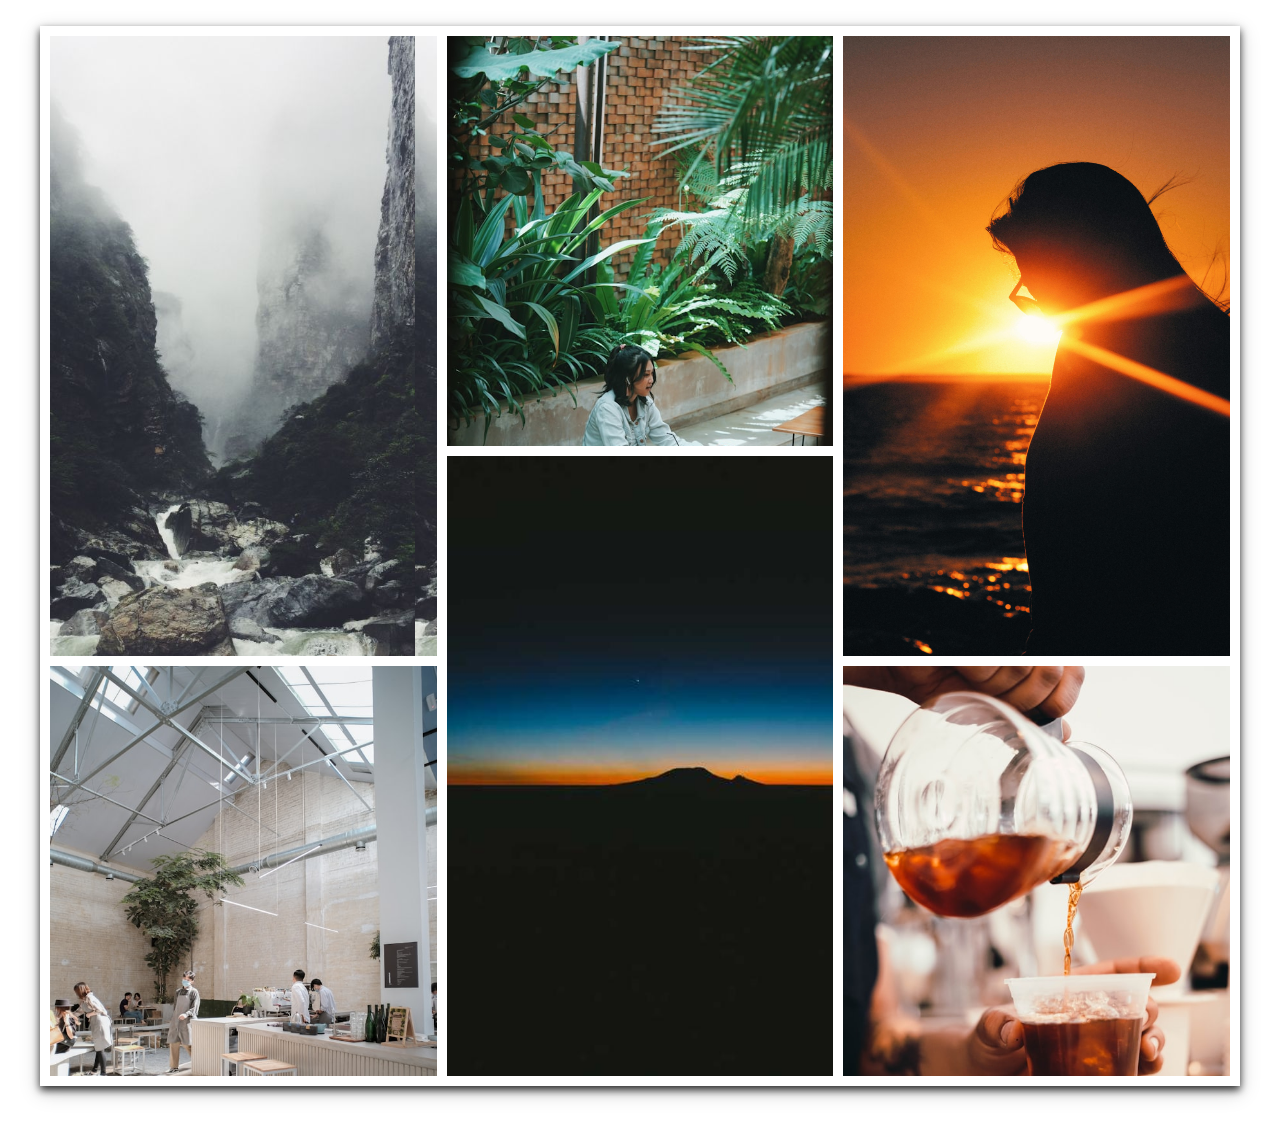
<file: index.html>
<!DOCTYPE html>
<html lang="en">
<head>
    <meta charset="UTF-8">
    <meta name="viewport" content="width=device-width, initial-scale=1.0">
    <title>image grid</title>
    <link rel="stylesheet" href="style.css">
</head>
<body>
    <div class="parent">
        <div class="item-1"></div>
        <div class="item-2"></div>
        <div class="item-3"></div>
        <div class="item-4"></div>
        <div class="item-5"></div>
        <div class="item-6"></div>
    </div>
</body>
</html>
</file>
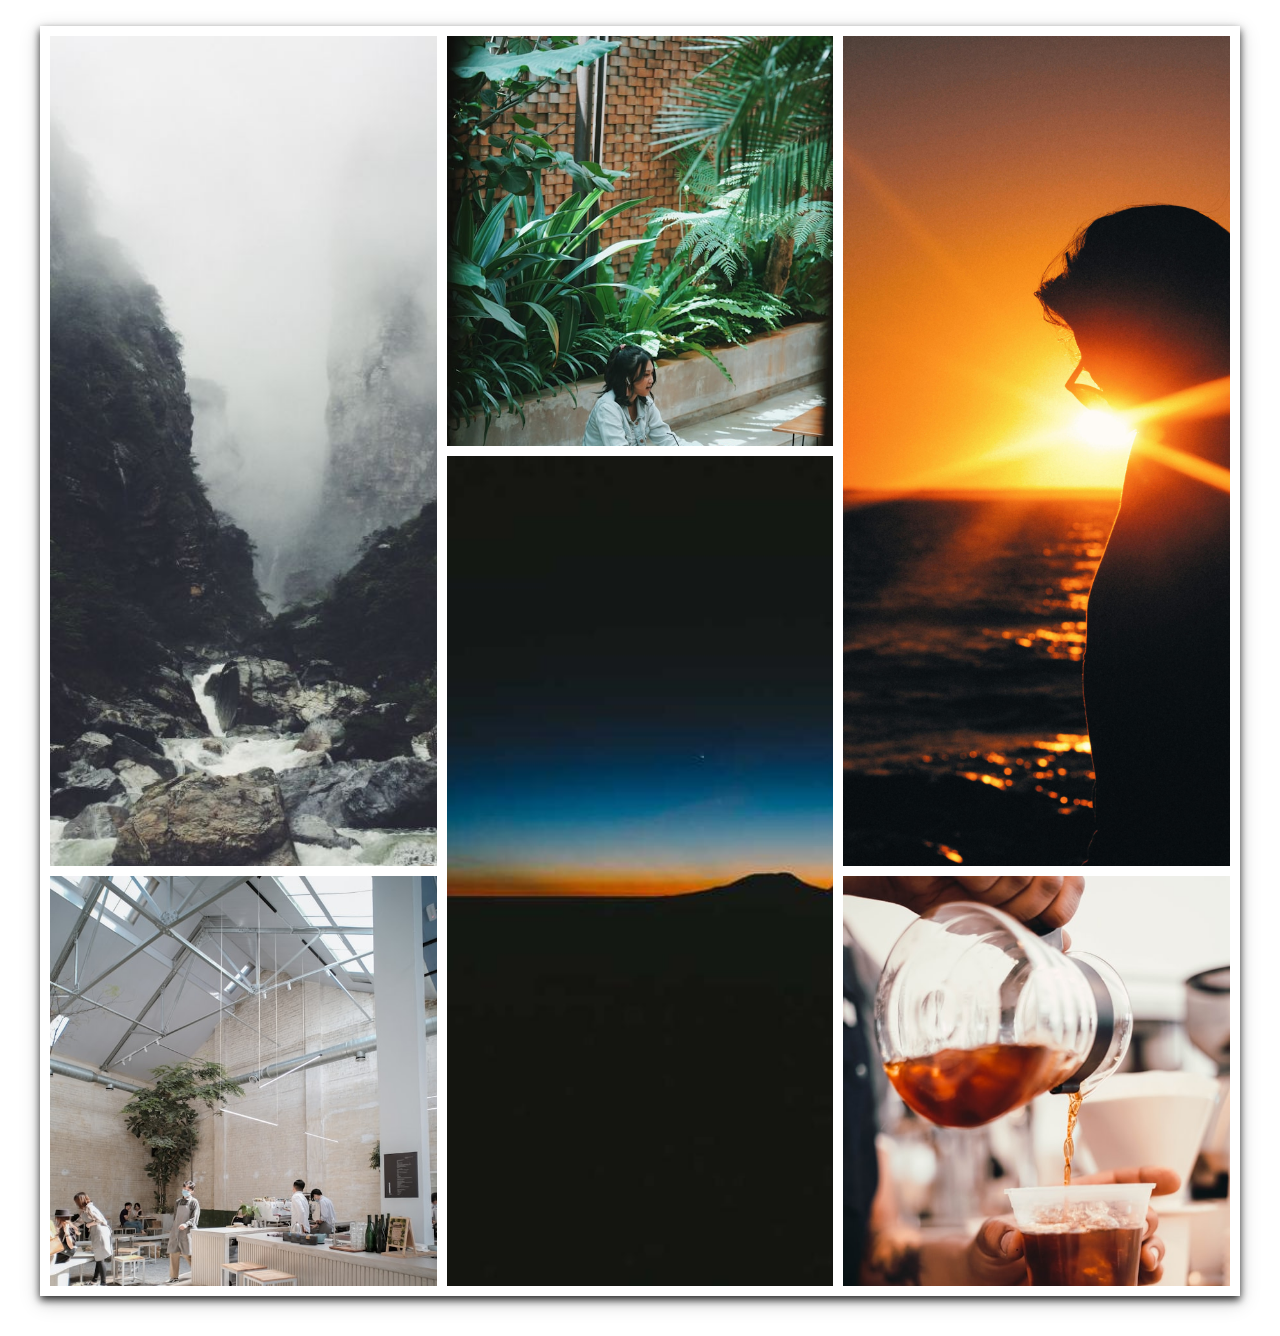
<file: test.html>
<!DOCTYPE html>
<html lang="en">
<head>
    <meta charset="UTF-8">
    <meta name="viewport" content="width=device-width, initial-scale=1.0">
    <title>image grid</title>
    <style>
        *{
  margin: 0;
  padding: 0;
  box-sizing: content-box;
}
.parent{
  display: grid;
  gap: 10px;
  padding: 10px;
}
.item-1 {
  background-image: url("rocks.jpg");
  background-size: cover;
}
.item-2 {
  background-image: url("chair.jpeg");
  background-size: cover;
}
.item-3 {
  background-image: url("girl.jpg");
  background-size: cover;
}
.item-4 {
  background-image: url("cafe.jpeg");
  background-size: cover;
}
.item-5{
  background-image: url("sunset.jpg");
  background-size: cover;
}
.item-6{
  background-image: url("tea.jpeg");
  background-size: cover; 
}
@media screen and (max-width:767px) {    
  .parent {
      grid-template-columns: 1fr;
      grid-template-rows:  29em 20em 29em 20em 29em 20em;
  }
  .item-1 {
      grid-row:1/2;
      background-size: cover;
  }
  .item-2 {
      grid-row: 2/3;
  }
  .item-3 {
      grid-row: 3/4;
  }
  .item-4 {
      grid-row: 4/5;
  }
  .item-5{
      grid-row: 5/6;
  }
  .item-6{
      grid-row: 6/7;
  }
} 
@media screen and (min-width:768px) and (max-width:1023px){    
  .parent {
      grid-template-columns: repeat(2, 1fr);
      grid-template-rows: repeat(7, 200px);
  }
  .item-1 {
      grid-row-start: 1;
      grid-row-end: 4;
  }
  .item-2 {
      grid-row-end: span 2;
      grid-column-start: 2;
  }
  .item-3 {
      grid-row-end: span 3;
      grid-column-start: 2;
  }
  .item-4 {
      grid-row-start: 4;
      grid-row-end: 6;
  }
  .item-5{
      grid-row-start: 6;
      grid-row-end: 9;
  }
  .item-6{
      grid-row-end: span 3;
      grid-column-start: -2;
  }
}    
@media screen and (min-width:1024px) {    
  .parent {
      grid-template-columns: repeat(3, 1fr);
      grid-template-rows: repeat(6, 200px);
      box-shadow: 0 4px 8px 0 rgba(0, 0, 0, 0.8), 0 6px 20px 0 rgba(0, 0, 0, 0.19);
      margin: 26px 40px 40px;
  }
  .item-1 {
      grid-row-start: 1;
      grid-row-end: 5;
  }
  .item-2 {
      grid-row-end: span 2;
      grid-column-start: 2;
  }
  .item-3 {
      grid-row-end: span 4;
      grid-column-start: 3;
  }
  .item-4 {
      grid-row-start: 5;
      grid-row-end: 7;
  }
  .item-5{
      grid-row-start: span 4;
 }
  .item-6{
      grid-row-end: span 2;
  }
}    
    </style>
</head>
<body>
    <div class="parent">
        <div class="item-1"></div>
        <div class="item-2"></div>
        <div class="item-3"></div>
        <div class="item-4"></div>
        <div class="item-5"></div>
        <div class="item-6"></div>
    </div>
</body>
</html>
</file>
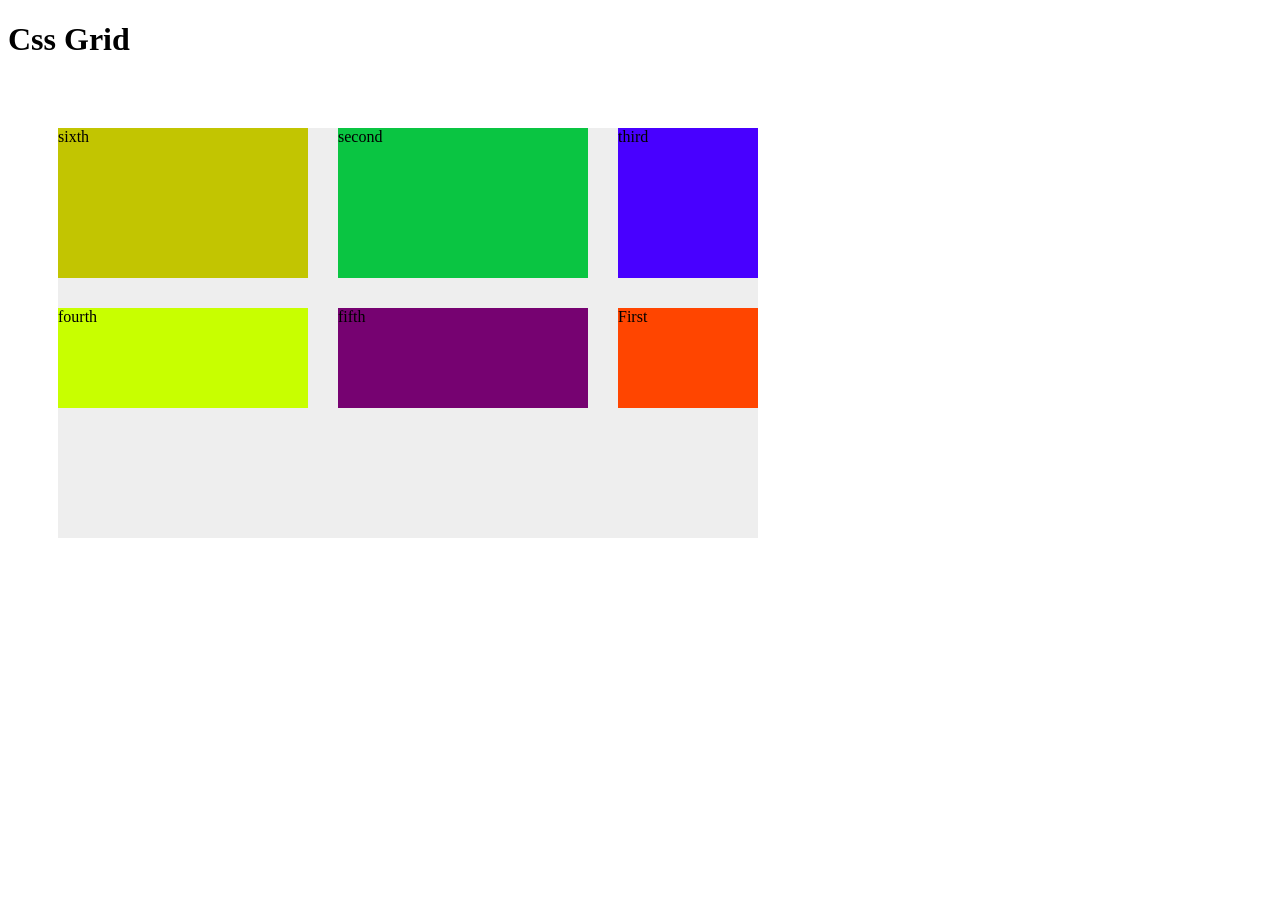
<file: video.html>
<!DOCTYPE html>
<html lang="en">
<head>
    <meta charset="UTF-8">
    <meta name="viewport" content="width=device-width, initial-scale=1.0">
    <title>Document</title>
    <link rel="stylesheet" href="video.css">
</head>
<body>
    <h1>Css Grid</h1>
    <div class="container">
        <div class="items items1">First</div>
        <div class="items items2">second</div>
        <div class="items items3">third</div>
        <div class="items items4">fourth</div>
        <div class="items items5">fifth</div>
        <div class="items items6">sixth</div>
    </div>
</body>
</html>
</file>
<file: style.css>
*{
  margin: 0;
  padding: 0;
  box-sizing: content-box;
}
.parent{
  display: grid;
  gap: 10px;
  padding: 10px;
}
.item-1 {
  background-image: url("rocks.jpg");
  background-size: contain;
}
.item-2 {
  background-image: url("chair.jpeg");
  background-size: cover;
}
.item-3 {
  background-image: url("girl.jpg");
  background-size: cover;
}
.item-4 {
  background-image: url("cafe.jpeg");
  background-size: cover;
}
.item-5{
  background-image: url("sunset.jpg");
  background-size: cover;
}
.item-6{
  background-image: url("tea.jpeg");
  background-size: cover; 
}
@media screen and (max-width:767px) {    
  .parent {
      grid-template-columns: 1fr;
      grid-template-rows:  29em 20em 29em 20em 29em 20em;
  }
  .item-1 {
      grid-row:1/2;
      background-size: cover;
  }
  .item-2 {
      grid-row: 2/3;
  }
  .item-3 {
      grid-row: 3/4;
  }
  .item-4 {
      grid-row: 4/5;
  }
  .item-5{
      grid-row: 5/6;
  }
  .item-6{
      grid-row: 6/7;
  }
} 
@media screen and (min-width:768px) and (max-width:1023px){    
  .parent {
      grid-template-columns: repeat(2, 1fr);
      grid-template-rows: repeat(7, 200px);
  }
  .item-1 {
      grid-row-start: 1;
      grid-row-end: 4;
  }
  .item-2 {
      grid-row-end: span 2;
      grid-column-start: 2;
  }
  .item-3 {
      grid-row-end: span 3;
      grid-column-start: 2;
  }
  .item-4 {
      grid-row-start: 4;
      grid-row-end: 6;
  }
  .item-5{
      grid-row-start: 6;
      grid-row-end: 9;
  }
  .item-6{
      grid-row-end: span 3;
      grid-column-start: -2;
  }
}    
@media screen and (min-width:1024px) {    
  .parent {
      grid-template-columns: repeat(3, 1fr);
      grid-template-rows: repeat(5, 200px);
      box-shadow: 0 4px 8px 0 rgba(0, 0, 0, 0.8), 0 6px 20px 0 rgba(0, 0, 0, 0.19);
      margin: 26px 40px 40px;
  }
  .item-1 {
      grid-row-start: 1;
      grid-row-end: 4;
  }
  .item-2 {
      grid-row-end: span 2;
      grid-column-start: 2;
  }
  .item-3 {
      grid-row-end: span 3;
      grid-column-start: 3;
  }

  .item-4 {
      grid-row-start: 4;
      grid-row-end: 6;
  }
  .item-5{
      grid-row-start: span 3;
      grid-row-end: span 6;
  }
  .item-6{
      grid-row-end: span 2;
  }
}
</file>
<file: video.css>
.container{
    background: #eee;
    width: 700px;
    margin: 70px 0 0 50px;
    display: grid;
    grid-template-columns: repeat(2, 250px);/*we don't have to write same px again and again*/
    grid-template-rows: 150px 100px 100px ;
    /* grid-gap: 20px; */
    grid-row-gap: 30px;/*this is for row gap only*/
    grid-column-gap: 30px;/*this is for column gap only*/
}
.items1{
    background: orangered;
    /* grid-row-start: 2;
    /* grid-row-end: 3; *//*long method to adjust row start and end */
    /* grid-row: 2/3; short method to adjust row start and end */
    /* grid-column-start: 3;
    grid-column-end: 4; *//*long method to adjust column start and end */
    /* grid-column: 3/4;short method to adjust column start and end */
    grid-area: 2/3/3/4;/*shortest method */
}
.items2{
    background: rgb(10, 197, 66);
}
.items3{
    background: rgb(72, 0, 255);
}
.items4{
    background: rgb(200, 255, 0);
}
.items5{
    background: rgb(118, 2, 113);
}
.items6{
    background: rgb(194, 197, 1);
    grid-row-start: 1;
    grid-row-end: 2;
    grid-column-start: 1;
    grid-column-end: 2;
}
@media screen and (max-width:767px) {
    .container{
        grid-template-columns: 1fr;
    }
}
</file>
